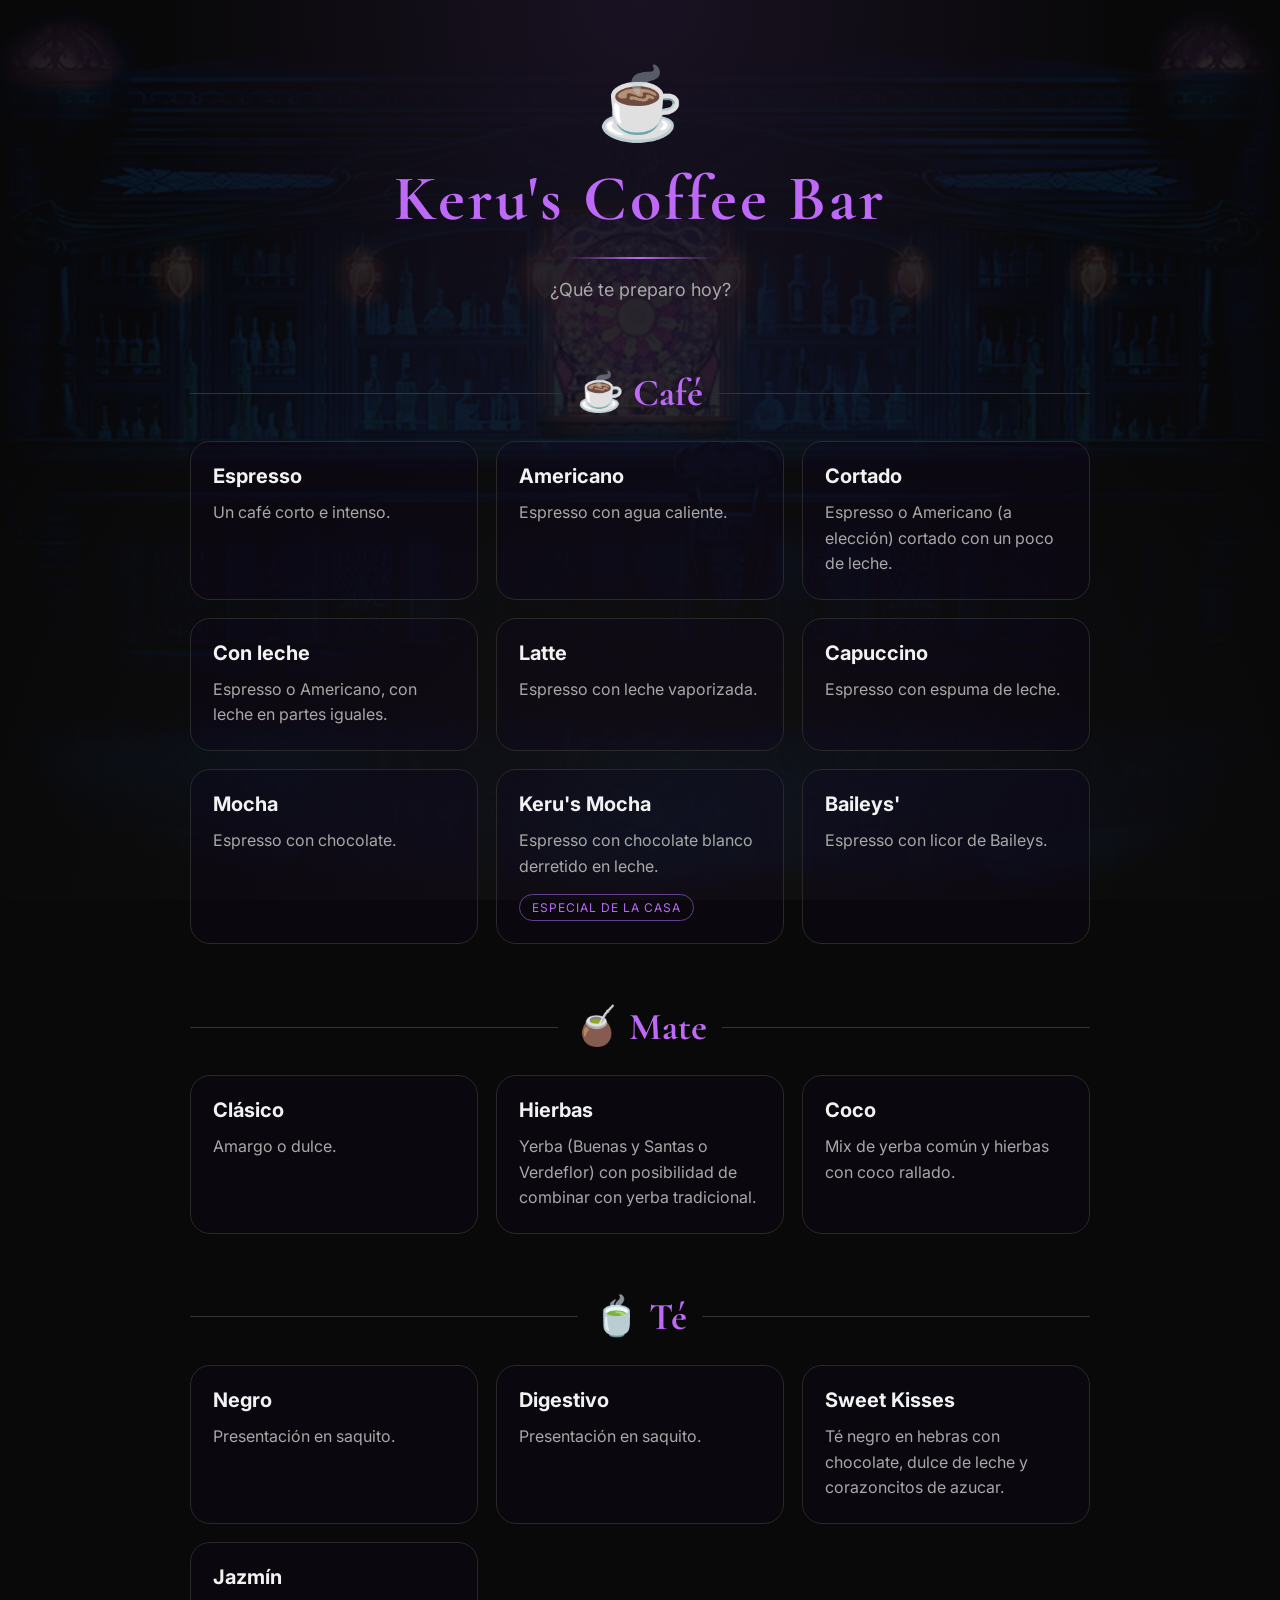
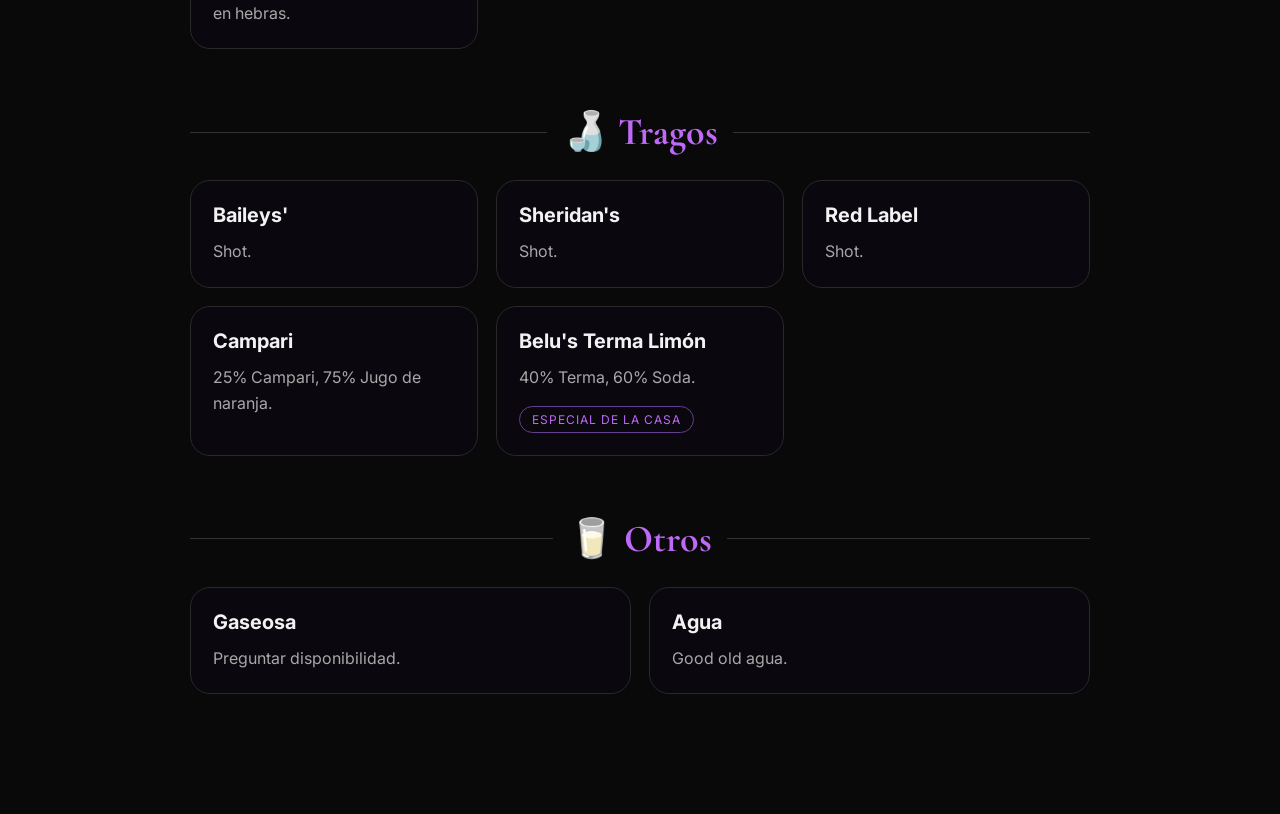
<file: index.html>
<!DOCTYPE html>
<html lang="es">

<head>

    <meta charset="UTF-8">
    <meta name="viewport" content="width=device-width, initial-scale=1">

    <title>Keru's Coffee Bar</title>

    <link rel="preconnect" href="https://fonts.googleapis.com">
    <link rel="preconnect" href="https://fonts.gstatic.com" crossorigin>

    <link href="https://fonts.googleapis.com/css2?family=Cormorant+Garamond:wght@500;700&family=Inter:wght@300;400;500;600&display=swap" rel="stylesheet">

    <link rel="stylesheet" href="style.css">

</head>

<body>

<div class="background"></div>

<main class="container">

    <header class="hero">

        <div class="coffee">☕</div>

        <h1>Keru's Coffee Bar</h1>

        <div class="line"></div>

        <p>
            ¿Qué te preparo hoy?
        </p>

    </header>


    <section id="menu"></section>


</main>


<script src="script.js"></script>

</body>

</html>
</file>
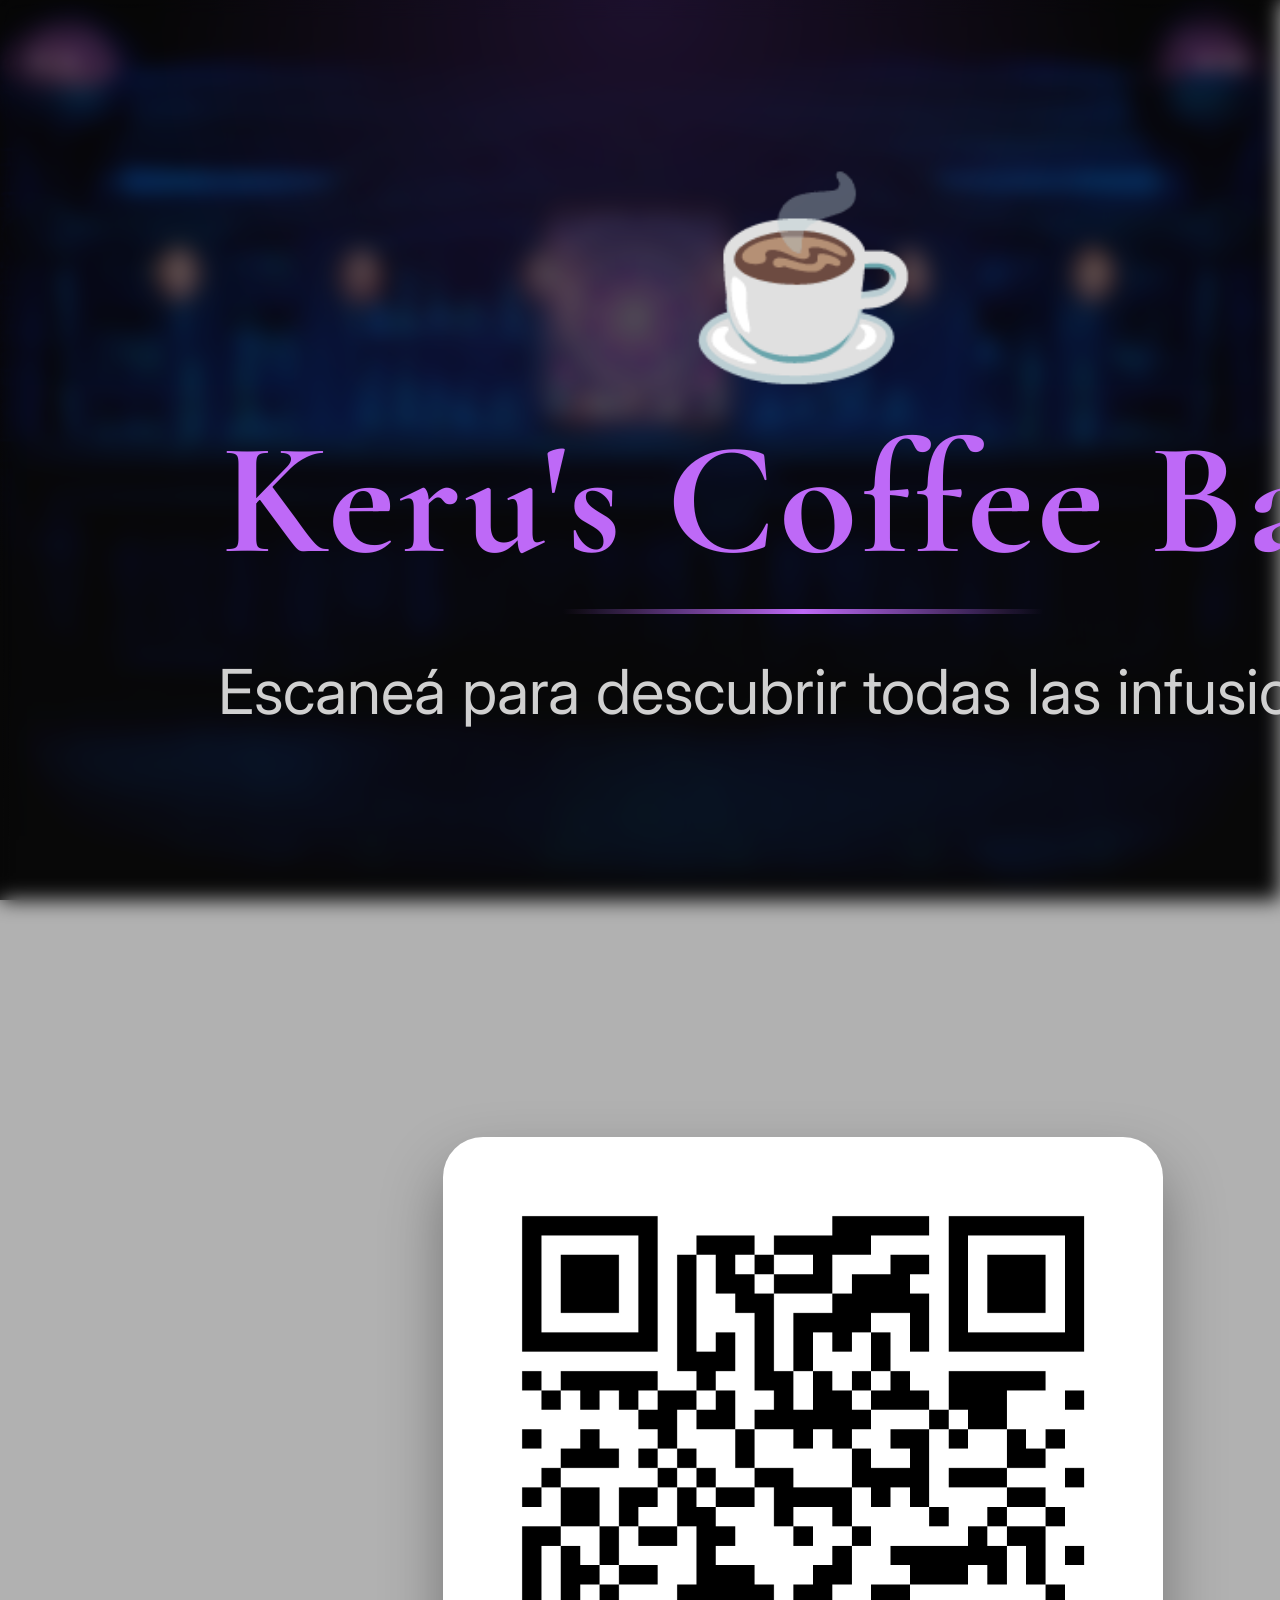
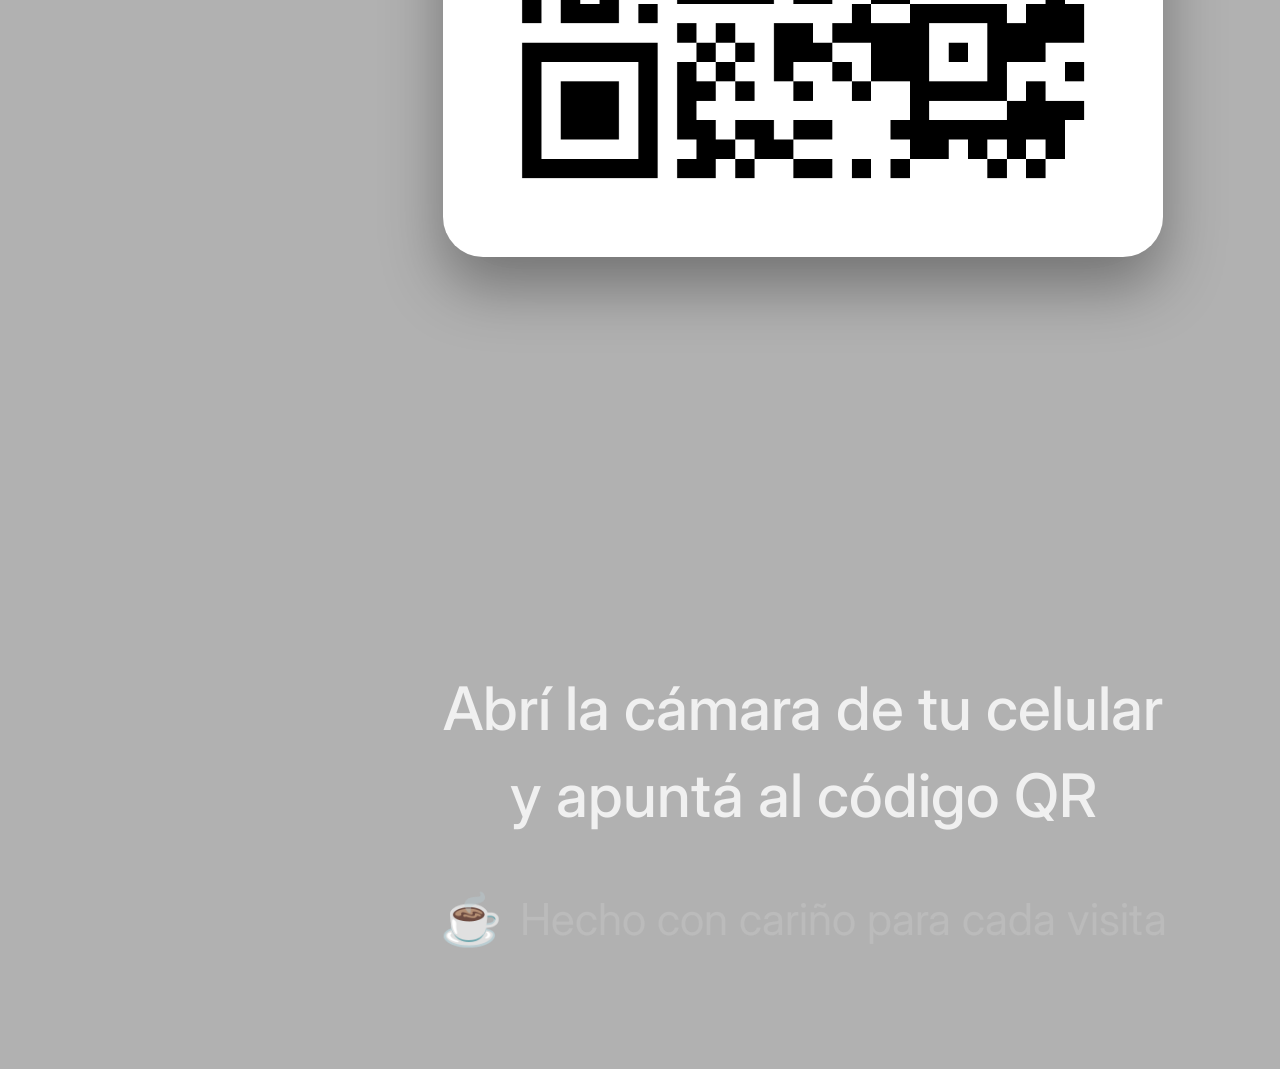
<file: qr/qr.html>
<!DOCTYPE html>
<html lang="es">
<head>
    <meta charset="UTF-8">
    <title>Keru's Coffee Bar</title>
    <link rel="preconnect" href="https://fonts.googleapis.com">
    <link rel="preconnect" href="https://fonts.gstatic.com" crossorigin>
    <link href="https://fonts.googleapis.com/css2?family=Cormorant+Garamond:wght@600;700&family=Inter:wght@300;400;600&display=swap" rel="stylesheet">
    <link rel="stylesheet" href="qr.css">
</head>
<body>

<div class="background"></div>

<div class="card">
    <div class="header-group">
        <div class="coffee">☕</div>
        <h1>Keru's Coffee Bar</h1>
        <div class="line"></div>
        <p class="subtitle">Escaneá para descubrir todas las infusiones</p>
    </div>

    <img src="../img/qr.jpg" alt="QR" class="qr">

    <div class="footer-group">
        <p class="scan">
            Abrí la cámara de tu celular<br>
            y apuntá al código QR
        </p>

        <div class="footer">
            <span>☕</span> Hecho con cariño para cada visita
        </div>
    </div>
</div>

</body>
</html>
</file>
<file: style.css>
:root{

    --accent:#be69f7;
    --accent-soft:#65408f;

    --background:#090909;
    --card:#161616;

    --text:#f2f2f2;
    --muted:#a8a8a8;

}


*{

    margin:0;
    padding:0;
    box-sizing:border-box;

}


body{

    background:var(--background);

    color:var(--text);

    font-family:Inter,sans-serif;

    min-height:100vh;

}


.background{

    position:fixed;

    inset:0;

    z-index:-1;

    background:

        radial-gradient(
            circle at top,
            rgba(31,21,44,.75) 0%,
            transparent 45%
        ),

        radial-gradient(
            circle at bottom,
            rgba(26,26,26,.55) 0%,
            rgba(9,9,9,.70) 70%
        ),

        linear-gradient(
            rgba(9,9,9,.55),
            rgba(9,9,9,.70)
        ),

        url("img/bar.jpg");


    background-size:cover;

    background-position:center;

}


.container{

    width:min(900px,92%);

    margin:auto;

    padding:60px 0;

}



.hero{

    text-align:center;

    margin-bottom:70px;

}



.coffee{

    font-size:70px;

}



.hero h1{

    margin-top:15px;

    font-family:"Cormorant Garamond",serif;

    font-size:64px;

    color:var(--accent);

    letter-spacing:3px;

}



.line{

    width:150px;

    height:2px;

    margin:20px auto;

    background:linear-gradient(
        90deg,
        transparent,
        var(--accent),
        transparent
    );

}



.hero p{

    color:var(--muted);

    font-size:18px;

}



/* CATEGORIAS */


.category{

    margin-bottom:60px;

}



.category-title{

    display:flex;

    align-items:center;

    gap:15px;

    margin-bottom:25px;

    color:var(--accent);

    font-family:"Cormorant Garamond",serif;

    font-size:38px;

}



.category-title::before,
.category-title::after{

    content:"";

    height:1px;

    background:#333;

    flex:1;

}




/* CARDS */


.items{

    display:grid;

    grid-template-columns:repeat(auto-fit,minmax(240px,1fr));

    gap:18px;

}



.card{

    background:rgba(19, 0, 44, 0.2);

    border:1px solid #292929;

    border-radius:20px;

    padding:22px;

    transition:.3s;

}



.card:hover{

    transform:translateY(-5px);

    border-color:var(--accent);

    box-shadow:
    0 0 25px rgba(190,105,247,.18);

}



.card h3{

    font-size:20px;

    margin-bottom:12px;

}



.card p{

    color:var(--muted);

    line-height:1.6;

}



.badge{

    display:inline-block;

    margin-top:15px;

    padding:5px 12px;

    border-radius:20px;

    color:var(--accent);

    border:1px solid var(--accent-soft);

    font-size:12px;

    text-transform:uppercase;

    letter-spacing:1px;

}
</file>
<file: qr/qr.css>
:root {
    --accent: #be69f7;
    --accent-soft: #65408f;
    --text: #f5f5f5;
    --muted: #d0d0d0;
}

* {
    margin: 0;
    padding: 0;
    box-sizing: border-box;
}

html,
body {
    width: 1606px;
    height: 2669px;
    font-family: Inter, sans-serif;
    overflow: hidden;
}

/* ===========================
   FONDO
=========================== */

.background {
    position: fixed;
    inset: 0;
    z-index: -2;
    background:
        radial-gradient(
            circle at top,
            rgba(44, 22, 73, .82),
            transparent 45%
        ),
        linear-gradient(
            rgba(9, 9, 9, .35),
            rgba(9, 9, 9, .65)
        ),
        url("../img/bar.jpg");
    background-size: cover;
    background-position: center;
    background-repeat: no-repeat;
}

/* ===========================
   CONTENIDO
=========================== */

.card {
    width: 1606px;
    height: 2669px;
    display: flex;
    flex-direction: column;
    justify-content: space-between;
    align-items: center;
    text-align: center;
    padding: 160px 100px 120px 100px;

    background: rgba(15, 15, 15, .32);
    backdrop-filter: blur(10px);
    -webkit-backdrop-filter: blur(10px);
}

/* ===========================
   ICONO & ENCABEZADO
=========================== */

.coffee {
    font-size: 190px; /* Escalado de 140px a 190px */
    margin-bottom: 25px;
}

h1 {
    font-family: "Cormorant Garamond", serif;
    color: var(--accent);
    font-size: 160px; /* Escalado de 115px a 160px */
    font-weight: 700;
    letter-spacing: 4px;
    line-height: 1.05;
    margin-bottom: 25px;
}

.line {
    width: 480px;
    height: 5px;
    margin: 25px auto 40px;
    background: linear-gradient(
        90deg,
        transparent,
        var(--accent),
        transparent
    );
}

.subtitle {
    color: var(--muted);
    font-size: 62px; /* Escalado de 48px a 62px */
    font-weight: 400;
}

/* ===========================
   QR
=========================== */

.qr {
    width: 720px;  /* Ajustado de 850px a 720px para dar aire */
    height: 720px;
    object-fit: contain;
    background: white;
    padding: 40px;
    border-radius: 40px;
    box-shadow: 0 30px 60px rgba(0, 0, 0, .35);
}

/* ===========================
   TEXTO INFERIOR Y FOOTER
=========================== */

.scan {
    margin-bottom: 50px;
    color: #f0f0f0;
    font-size: 60px; /* Escalado de 46px a 60px */
    line-height: 1.45;
    font-weight: 500;
}

.footer {
    color: #bbbbbb;
    font-size: 44px; /* Escalado de 36px a 44px */
    display: flex;
    align-items: center;
    justify-content: center;
    gap: 18px;
}

.footer span {
    font-size: 50px;
}

/* ===========================
   IMPRESION
=========================== */

@page {
    size: 13cm 22cm;
    margin: 0;
}
</file>
